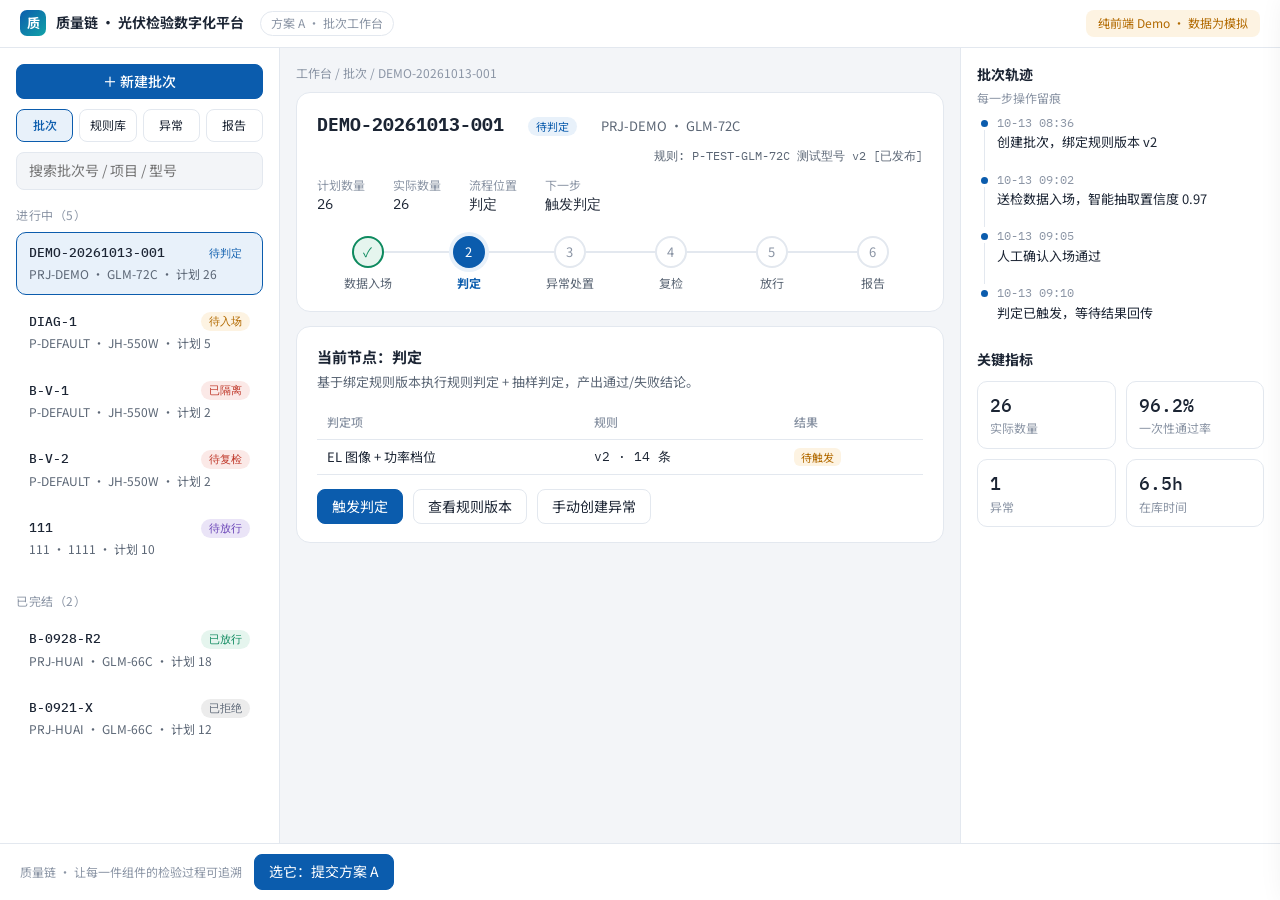
<file: design-demos/design-a-batch-workbench.html>
<!doctype html>
<html lang="zh-CN">
<head>
<meta charset="utf-8">
<meta name="viewport" content="width=device-width, initial-scale=1">
<title>方案A · 批次工作台 — 光伏检验数字化平台</title>
<link rel="preconnect" href="https://fonts.googleapis.com">
<link href="https://fonts.googleapis.com/css2?family=Noto+Sans+SC:wght@400;500;700&family=IBM+Plex+Mono:wght@400;500&display=swap" rel="stylesheet">
<style>
:root{
  --bg:#f3f5f8; --panel:#ffffff; --line:#e3e8ef; --ink:#1c2534; --ink2:#5b6675; --ink3:#8b95a5;
  --accent:#0b5cad; --accent-soft:#e8f1fa; --ok:#0e8a5f; --ok-soft:#e5f5ee;
  --warn:#b26a00; --warn-soft:#fdf3e2; --bad:#c0392b; --bad-soft:#fbe9e7;
  --mono:'IBM Plex Mono',ui-monospace,Consolas,monospace;
}
*{box-sizing:border-box;margin:0;padding:0}
body{font-family:'Noto Sans SC','PingFang SC','Microsoft YaHei',sans-serif;background:var(--bg);color:var(--ink);font-size:14px;line-height:1.55}
button{font:inherit;cursor:pointer;border:1px solid var(--line);background:#fff;border-radius:8px;padding:6px 14px;color:var(--ink)}
button:focus-visible{outline:2px solid var(--accent);outline-offset:2px}
.mono{font-family:var(--mono)}

/* ---- frame ---- */
.frame{display:grid;grid-template-rows:auto 1fr auto;height:100vh}
.topbar{display:flex;align-items:center;gap:16px;padding:10px 20px;background:#fff;border-bottom:1px solid var(--line)}
.brand{display:flex;align-items:center;gap:10px;font-weight:700}
.brand .logo{width:26px;height:26px;border-radius:7px;background:linear-gradient(135deg,#0b5cad,#12a3a8);display:grid;place-items:center;color:#fff;font-size:13px}
.topbar .env{font-size:12px;color:var(--ink3);border:1px solid var(--line);border-radius:99px;padding:2px 10px}
.demo-note{margin-left:auto;font-size:12px;color:var(--warn);background:var(--warn-soft);border-radius:8px;padding:4px 12px}

.body{display:grid;grid-template-columns:280px 1fr 320px;min-height:0}
.col{min-height:0;overflow:auto;padding:16px}

/* ---- 左列 ---- */
.left{border-right:1px solid var(--line);background:#fff}
.search{width:100%;border:1px solid var(--line);border-radius:8px;padding:7px 12px;font:inherit;background:var(--bg)}
.group-title{margin:16px 0 8px;font-size:12px;color:var(--ink3);letter-spacing:.05em}
.batch-item{width:100%;text-align:left;border:1px solid transparent;background:none;border-radius:10px;padding:10px 12px;margin-bottom:6px}
.batch-item:hover{background:var(--bg)}
.batch-item.on{border-color:var(--accent);background:var(--accent-soft)}
.batch-item .no{font-family:var(--mono);font-size:13px;font-weight:500;display:flex;justify-content:space-between;align-items:center}
.batch-item .meta{font-size:12px;color:var(--ink2);margin-top:2px}
.chip{display:inline-block;font-size:11px;border-radius:99px;padding:1px 8px;white-space:nowrap}
.st-pending_intake{background:var(--warn-soft);color:var(--warn)}
.st-pending_judge{background:#e8f1fa;color:var(--accent)}
.st-pending_release{background:#eae4f7;color:#6b46b8}
.st-isolated,.st-disposing,.st-pending_recheck{background:var(--bad-soft);color:var(--bad)}
.st-released{background:var(--ok-soft);color:var(--ok)}
.st-rejected{background:#ececec;color:var(--ink2)}
.st-archived{background:#ececec;color:var(--ink3)}

/* ---- 中栏 ---- */
.center{background:var(--bg)}
.crumb{font-size:12px;color:var(--ink3);margin-bottom:10px}
.card{background:var(--panel);border:1px solid var(--line);border-radius:14px;padding:18px 20px;margin-bottom:14px}
.bhead{display:flex;flex-wrap:wrap;gap:8px 24px;align-items:baseline}
.bhead h2{font-family:var(--mono);font-size:18px}
.bhead .muted{color:var(--ink2);font-size:13px}
.kv{display:flex;gap:28px;flex-wrap:wrap;margin-top:10px}
.kv .k{font-size:12px;color:var(--ink3)}
.kv .v{font-family:var(--mono);font-size:14px}

/* 流水线 */
.pipe{display:flex;align-items:flex-start;margin-top:20px;position:relative}
.pipe::before{content:'';position:absolute;top:15px;left:7%;right:7%;height:2px;background:var(--line)}
.stage{position:relative;flex:1;text-align:center;background:none;border:none;padding:0}
.stage .dot{width:32px;height:32px;border-radius:50%;margin:0 auto 6px;display:grid;place-items:center;background:#fff;border:2px solid var(--line);color:var(--ink3);position:relative;z-index:1;font-size:13px}
.stage.done .dot{border-color:var(--ok);background:var(--ok-soft);color:var(--ok)}
.stage.cur .dot{border-color:var(--accent);background:var(--accent);color:#fff;box-shadow:0 0 0 4px var(--accent-soft)}
.stage .lbl{font-size:12px;color:var(--ink2)}
.stage.cur .lbl{color:var(--accent);font-weight:700}
.stage:disabled{cursor:default}
.stage:not(:disabled):hover .lbl{color:var(--accent)}

/* 节点面板 */
.stage-panel h3{font-size:15px;margin-bottom:4px}
.stage-panel .desc{color:var(--ink2);font-size:13px;margin-bottom:14px}
.actions{display:flex;gap:10px;flex-wrap:wrap;margin-top:14px}
.primary{background:var(--accent);border-color:var(--accent);color:#fff}
.primary:hover{filter:brightness(1.08)}
.danger{background:#fff;border-color:var(--bad);color:var(--bad)}
table{width:100%;border-collapse:collapse;font-size:13px;margin-top:10px}
th,td{text-align:left;padding:7px 10px;border-bottom:1px solid var(--line)}
th{color:var(--ink3);font-weight:500;font-size:12px}
td.num{font-family:var(--mono)}
.muted{color:var(--ink3)}
.tag{font-size:11px;border-radius:6px;padding:1px 7px}
.tag-pass{background:var(--ok-soft);color:var(--ok)}
.tag-fail{background:var(--bad-soft);color:var(--bad)}
.tag-warn{background:var(--warn-soft);color:var(--warn)}

/* ---- 右栏 ---- */
.right{border-left:1px solid var(--line);background:#fff}
.tl{list-style:none;margin-top:6px}
.tl li{position:relative;padding:0 0 18px 20px}
.tl li::before{content:'';position:absolute;left:4px;top:6px;width:7px;height:7px;border-radius:50%;background:var(--accent)}
.tl li::after{content:'';position:absolute;left:7px;top:16px;bottom:0;width:1px;background:var(--line)}
.tl li:last-child::after{display:none}
.tl .t{font-size:12px;color:var(--ink3);font-family:var(--mono)}
.tl .e{font-size:13px}
.mini-kpi{display:grid;grid-template-columns:1fr 1fr;gap:10px;margin-top:10px}
.mini-kpi .box{border:1px solid var(--line);border-radius:10px;padding:10px 12px}
.mini-kpi .n{font-family:var(--mono);font-size:18px;font-weight:500}
.mini-kpi .l{font-size:12px;color:var(--ink3)}

/* 弹窗 */
.mask{position:fixed;inset:0;background:rgba(20,28,40,.35);display:none}
.drawer{position:fixed;top:0;right:-420px;width:400px;height:100vh;background:#fff;box-shadow:-8px 0 30px rgba(0,0,0,.12);transition:right .25s ease;display:flex;flex-direction:column}
.drawer.open{right:0}
.mask.on{display:block}
.drawer header{display:flex;justify-content:space-between;align-items:center;padding:16px 20px;border-bottom:1px solid var(--line);font-weight:700}
.drawer .bd{padding:16px 20px;overflow:auto}

.toast{position:fixed;bottom:24px;left:50%;transform:translateX(-50%) translateY(20px);background:#1c2534;color:#fff;border-radius:10px;padding:10px 20px;font-size:13px;opacity:0;transition:.25s;pointer-events:none}
.toast.on{opacity:1;transform:translateX(-50%)}
.modal{position:fixed;top:50%;left:50%;transform:translate(-50%,-46%) scale(.98);width:440px;max-width:92vw;background:#fff;border-radius:16px;box-shadow:0 20px 60px rgba(0,0,0,.25);padding:20px 22px;opacity:0;pointer-events:none;transition:.2s;z-index:11}
.modal.on{opacity:1;pointer-events:auto;transform:translate(-50%,-50%)}
.modal h3{font-size:16px;margin-bottom:14px}
.field{margin-bottom:12px}
.field label{display:block;font-size:12px;color:var(--ink3);margin-bottom:4px}
.field input,.field select,.field textarea{width:100%;border:1px solid var(--line);border-radius:8px;padding:8px 10px;font:inherit;box-sizing:border-box}
.newbtn{width:100%;background:var(--accent);border-color:var(--accent);color:#fff;font-weight:500;margin-bottom:10px}
.ltabs{display:flex;gap:6px;margin-bottom:10px}
.ltabs button{flex:1;padding:6px 0;font-size:12px;border-radius:8px;justify-content:center}
.ltabs button.on{background:var(--accent-soft);border-color:var(--accent);color:var(--accent);font-weight:500}

.footer{display:flex;gap:12px;align-items:center;padding:10px 20px;background:#fff;border-top:1px solid var(--line)}
@media(max-width:1100px){.body{grid-template-columns:240px 1fr}.right{display:none}}
@media(max-width:760px){.body{grid-template-columns:1fr}.left{display:none}}
</style>
</head>
<body>
<div class="frame">
  <div class="topbar">
    <div class="brand"><span class="logo">质</span>质量链 · 光伏检验数字化平台</div>
    <span class="env">方案 A · 批次工作台</span>
    <span class="demo-note">纯前端 Demo · 数据为模拟</span>
  </div>

  <div class="body">
    <!-- 左列：批次/规则库/异常/报告 -->
    <aside class="col left">
      <button class="newbtn" onclick="openNewBatch()">＋ 新建批次</button>
      <div class="ltabs">
        <button class="on" data-t="batch">批次</button>
        <button data-t="rules">规则库</button>
        <button data-t="incidents">异常</button>
        <button data-t="reports">报告</button>
      </div>
      <div id="batchPane">
        <input class="search" id="search" placeholder="搜索批次号 / 项目 / 型号" aria-label="搜索批次">
        <div class="group-title" id="gActive">进行中（0）</div>
        <div id="listActive"></div>
        <div class="group-title" id="gDone">已完结（0）</div>
        <div id="listDone"></div>
      </div>
      <div id="subPane" style="display:none"></div>
    </aside>

    <!-- 中栏 -->
    <main class="col center" id="main"></main>

    <!-- 右栏 -->
    <aside class="col right">
      <div style="font-weight:700;margin-bottom:4px">批次轨迹</div>
      <div style="font-size:12px;color:var(--ink3)">每一步操作留痕</div>
      <ul class="tl" id="timeline"></ul>
      <div style="font-weight:700;margin-top:8px">关键指标</div>
      <div class="mini-kpi" id="kpis"></div>
    </aside>
  </div>

  <div class="footer">
    <span style="font-size:12px;color:var(--ink3)">质量链 · 让每一件组件的检验过程可追溯</span>
  </div>
</div>

<div class="mask" id="mask"></div>
<aside class="drawer" id="drawer" aria-label="详情抽屉">
  <header><span id="drawerTitle">详情</span><button id="drawerClose" aria-label="关闭">✕</button></header>
  <div class="bd" id="drawerBody"></div>
</aside>
<div class="toast" id="toast" role="status"></div>

<script>
/* ============ 模拟数据 ============ */
const BATCHES=[
 {id:'b1',no:'DEMO-20261013-001',project:'PRJ-DEMO',model:'GLM-72C',planned:26,actual:26,rule:'P-TEST-GLM-72C 测试型号 v2 [已发布]',status:'pending_judge',
  events:[['10-13 08:36','创建批次，绑定规则版本 v2'],['10-13 09:02','送检数据入场，智能抽取置信度 0.97'],['10-13 09:05','人工确认入场通过'],['10-13 09:10','判定已触发，等待结果回传']],
  kpis:[['实际数量','26'],['一次性通过率','96.2%'],['异常','1'],['在库时间','6.5h']]},
 {id:'b2',no:'DIAG-1',project:'P-DEFAULT',model:'JH-550W',planned:5,actual:5,rule:'P-TEST-JH-550W 测试型号 v2 [已发布]',status:'pending_intake',
  events:[['10-13 17:49','创建批次，绑定规则版本 v2'],['10-13 17:50','送检数据已提交，等待人工确认']],
  kpis:[['实际数量','0'],['入场确认','待办'],['异常','0'],['在库时间','0.5h']]},
 {id:'b3',no:'B-V-1',project:'P-DEFAULT',model:'JH-550W',planned:2,actual:2,rule:'P-TEST-JH-550W 测试型号 v2 [已发布]',status:'isolated',
  events:[['10-13 09:32','创建批次'],['10-13 10:00','数据入场确认'],['10-13 10:15','判定完成：2 件规则失败'],['10-13 10:16','批次进入隔离，异常-0031 已创建'],['10-13 11:00','异常已指派责任人 王工，限期 48 小时']],
  kpis:[['实际数量','2'],['隔离数','2'],['异常','1'],['复检','未开始']]},
 {id:'b4',no:'B-V-2',project:'P-DEFAULT',model:'JH-550W',planned:2,actual:2,rule:'P-TEST-JH-550W 测试型号 v2 [已发布]',status:'pending_recheck',
  events:[['10-13 09:32','创建批次'],['10-13 10:00','数据入场确认'],['10-13 10:15','判定完成：1 件外观人工触发'],['10-13 10:40','隔离 + 指派 李工'],['10-13 14:20','整改措施已填报，措施确认，转入复检']],
  kpis:[['实际数量','2'],['待复检','1'],['整改措施','已确认'],['在库时间','11h']]},
 {id:'b5',no:'111',project:'111',model:'1111',planned:10,actual:10,rule:'P-TEST-JH-550W 测试型号 v2 [已发布]',status:'pending_release',
  events:[['10-13 18:36','创建批次'],['10-13 18:40','数据入场'],['10-13 18:42','判定完成：全部通过'],['10-13 18:45','转入待放行，等待放行断言 + 人工批准']],
  kpis:[['实际数量','10'],['通过率','100%'],['异常','0'],['待办','放行审批']]},
 {id:'b6',no:'B-0928-R2',project:'PRJ-HUAI',model:'GLM-66C',planned:18,actual:18,rule:'P-TEST-GLM-66C v1 [已发布]',status:'released',done:true,
  events:[['10-09 08:10','创建批次'],['10-09 09:00','入场 + 判定通过'],['10-09 15:30','放行断言通过，张三批准放行'],['10-09 15:40','报告-2026-0917 生成']],
  kpis:[['放行数','18'],['报告','已生成'],['异常','0'],['归档','待归档']]},
 {id:'b7',no:'B-0921-X',project:'PRJ-HUAI',model:'GLM-66C',planned:12,actual:12,rule:'P-TEST-GLM-66C v1 [已发布]',status:'rejected',done:true,
  events:[['10-02 10:00','创建批次'],['10-02 11:00','判定：3 件严重失败'],['10-03 09:00','复检未通过 → 整批拒绝'],['10-03 09:10','赵六执行人工拒绝，批次归档']],
  kpis:[['拒绝原因','复检未通过'],['异常','3'],['报告','已生成'],['归档','是']]},
];
const STAGES=['数据入场','判定','异常处置','复检','放行','报告'];
const STAGE_DESC=[
 '送检数据提交后由智能抽取服务识别，需人工确认或拒绝入场。',
 '基于绑定规则版本执行规则判定 + 抽样判定，产出通过/失败结论。',
 '失败批次进入隔离；异常需指派责任人、填报整改措施。',
 '对指定的复检范围（隔离组件）执行独立复检，通过后方可解除。',
 '放行断言校验（全部通过 + 抽样通过），需人工批准。',
 '生成放行/拒绝报告，批次归档留痕。'];
const STAGE_OF={pending_intake:0,pending_judge:1,isolated:2,disposing:2,pending_recheck:3,pending_release:4,released:5,rejected:5,archived:5};
const NEXT_LABEL={pending_intake:'确认入场',pending_judge:'触发判定',isolated:'指派责任人',disposing:'填报整改措施',pending_recheck:'创建复检记录',pending_release:'批准放行',released:'归档批次',rejected:'归档批次',archived:'—'};
const ST_CN={pending_intake:'待入场',pending_judge:'待判定',isolated:'已隔离',disposing:'处置中',pending_recheck:'待复检',pending_release:'待放行',released:'已放行',rejected:'已拒绝',archived:'已归档'};
const EL=id=>document.getElementById(id);
function h(tag,attrs,...kids){const e=document.createElement(tag);if(attrs)for(const[k,v]of Object.entries(attrs)){if(k==='class')e.className=v;else if(k==='text')e.textContent=v;else if(k.startsWith('on'))e.addEventListener(k.slice(2),v);else e.setAttribute(k,v)}
const add=c=>{if(c==null)return;if(Array.isArray(c)){c.forEach(add);return}e.append(c.nodeType?c:document.createTextNode(c))};kids.forEach(add);return e}
function chip(st){const s=h('span',{class:'chip st-'+st});s.textContent=ST_CN[st]||st;return s}
let cur=BATCHES[0];
function toast(msg){const t=EL('toast');t.textContent=msg;t.classList.add('on');clearTimeout(t._h);t._h=setTimeout(()=>t.classList.remove('on'),2200)}

/* ---- 左列表 ---- */
function renderList(){
 EL('listActive').replaceChildren();EL('listDone').replaceChildren();
 const q=EL('search').value.trim().toLowerCase();
 let na=0,nd=0;
 for(const b of BATCHES){
  if(q&&!(b.no+b.project+b.model).toLowerCase().includes(q))continue;
  const it=h('button',{class:'batch-item'+(b.id===cur.id?' on':''),onclick:()=>{cur=b;viewStage=null;render()}},
    h('div',{class:'no'},h('span',{text:b.no}),chip(b.status)),
    h('div',{class:'meta',text:b.project+' · '+b.model+' · 计划 '+b.planned}));
  (b.done?EL('listDone'):EL('listActive')).append(it);
  b.done?nd++:na++;
 }
 EL('gActive').textContent='进行中（'+na+'）';
 EL('gDone').textContent='已完结（'+nd+'）';
}

/* ---- 中间工作区 ---- */
let viewStage=null;
function renderMain(){
 const b=cur;const cs=STAGE_OF[b.status];
 if(viewStage==null)viewStage=cs;
 const stageBtns=STAGES.map((s,i)=>h('button',{class:'stage'+(i<viewStage?' done':'')+(i===viewStage?' cur':''),disabled:i>cs,onclick:()=>{viewStage=i;renderMain()}},
  h('div',{class:'dot',text:i<viewStage?'✓':String(i+1)}),h('div',{class:'lbl',text:s})));
 const main=EL('main');main.replaceChildren();
 main.append(h('div',{class:'crumb',text:'工作台 / 批次 / '+b.no}));
 main.append(h('div',{class:'card'},
  h('div',{class:'bhead'},h('h2',{text:b.no}),chip(b.status),h('span',{class:'muted',text:b.project+' · '+b.model}),
   h('span',{class:'muted mono',style:'margin-left:auto;font-size:12px',text:'规则: '+b.rule})),
  h('div',{class:'kv'},
   h('div',{},h('div',{class:'k',text:'计划数量'}),h('div',{class:'v',text:b.planned})),
   h('div',{},h('div',{class:'k',text:'实际数量'}),h('div',{class:'v',text:b.actual})),
   h('div',{},h('div',{class:'k',text:'流程位置'}),h('div',{class:'v',text:STAGES[cs]})),
   h('div',{},h('div',{class:'k',text:'下一步'}),h('div',{class:'v',text:NEXT_LABEL[b.status]}))),
  h('div',{class:'pipe'},stageBtns)));
 main.append(stagePanel(b,viewStage,cs));
}
function ab(label,cls){return h('button',{class:cls||'',onclick:()=>doAction(label)},label)}
function judgeRows(b){
 const R={'B-V-1':[['SN-0021','不合格','隐裂 EL'],['SN-0022','不合格','功率低于档位']],
  'B-V-2':[['SN-0031','不合格','外观划伤'],['SN-0032','合格','—']],
  'DEMO-20261013-001':[['SN-0301','合格','550.1W'],['SN-0302','合格','549.8W'],['SN-0303','不合格','功率低于档位']]};
 return R[b.no]||[['SN-0021','合格','功率 549.6W'],['SN-0022','合格','功率 550.2W']];
}
function hasFail(b){return judgeRows(b).some(r=>r[1]==='不合格')}
function stagePanel(b,st,cs){
 const locked=st!==cs||b.status==='archived';
 const tb=h('table');const acts=h('div',{class:'actions'});
 const row=(...c)=>tb.append(h('tr',{},c));
 const th=(...ts)=>tb.append(h('tr',{},ts.map(t=>h('th',{text:t}))));
 const wait=txt=>row(h('td',{class:'muted',text:txt}));
 if(st===0){
  th('送检任务','抽取置信度','状态');
  const w=b.status==='pending_intake';
  row(h('td',{class:'num',text:'送检-3091'}),h('td',{class:'num',text:'0.97'}),
   h('td',{},h('span',{class:'tag '+(w?'tag-warn':'tag-pass'),text:w?'待确认':'已确认'})));
  if(!locked&&w)acts.append(ab('确认入场','primary'),ab('查看送检原始数据'),ab('拒绝入场','danger'));
 }else if(st===1){
  if(cs<1)wait('未开始，等待数据入场。');
  else if(b.status==='pending_judge'){
   th('判定项','规则','结果');
   row(h('td',{text:'EL 图像 + 功率档位'}),h('td',{class:'num',text:'v2 · 14 条'}),h('td',{},h('span',{class:'tag tag-warn',text:'待触发'})));
   acts.append(ab('触发判定','primary'),ab('查看规则版本'),ab('手动创建异常'));
  }else{
   th('组件条码','判定','备注');
   judgeRows(b).forEach(r=>row(h('td',{class:'num',text:r[0]}),
    h('td',{},h('span',{class:'tag '+(r[1]==='合格'?'tag-pass':'tag-fail'),text:r[1]})),h('td',{text:r[2]})));
  }
 }else if(st===2){
  if(cs<2)wait('未触发，等待判定结果。');
  else{
   th('异常号','触发原因','严重度','状态','责任');
   const disp=b.status==='isolated'?'待指派':b.status==='disposing'?'整改措施填报中':b.status==='pending_recheck'?'整改措施已确认':'已闭环';
   row(h('td',{class:'num',text:'异常-0031'}),h('td',{text:'规则失败'}),
    h('td',{},h('span',{class:'tag '+(disp==='已闭环'?'tag-pass':'tag-fail'),text:'较严重'})),h('td',{text:disp}),h('td',{text:disp==='待指派'?'—':'王工 · 限期 48 小时'}));
   if(!locked&&b.status==='isolated')acts.append(ab('指派责任人','primary'));
   if(!locked&&b.status==='disposing')acts.append(ab('填报整改措施','primary'),ab('查看整改措施'));
  }
 }else if(st===3){
  if(cs<3)wait('未开始，等待异常处置完成。');
  else if(b.status==='pending_recheck'){
   th('复检记录','复检范围','进度');
   row(h('td',{class:'num',text:'待创建'}),h('td',{class:'num',text:'SN-0021~0024'}),h('td',{text:'0/4'}));
   if(!locked)acts.append(ab('创建复检记录','primary'),ab('录入复检结果'));
  }else if(cs>3){
   th('复检记录','复检范围','结果');
   row(h('td',{class:'num',text:'复检-1013'}),h('td',{class:'num',text:'SN-0021~0024'}),h('td',{},h('span',{class:'tag tag-pass',text:'4/4 合格'})));
  }else wait('待复检。');
 }else if(st===4){
  if(cs<4)wait('未开始，等待前置环节。');
  else if(b.status==='pending_release'){
   th('放行断言','结果','详情');
   row(h('td',{text:'全检通过'}),h('td',{},h('span',{class:'tag tag-pass',text:'通过'})),h('td',{class:'num',text:b.planned+'/'+b.planned}));
   row(h('td',{text:'抽检通过'}),h('td',{},h('span',{class:'tag tag-pass',text:'通过'})),h('td',{class:'num',text:'抽样 3/3'}));
   if(!locked)acts.append(ab('批准放行','primary'),ab('拒绝批次','danger'));
  }else if(b.status==='rejected'){
   row(h('td',{},h('span',{class:'tag tag-fail',text:'已拒绝'})),h('td',{text:'复检未通过 / 人工拒绝'}));
  }else if(cs>4){
   row(h('td',{},h('span',{class:'tag tag-pass',text:'准予放行'})),h('td',{text:'断言通过 + 人工批准'}));
  }
 }else{
  if(cs<5)wait('放行后生成报告。');
  else{
   th('报告','结论','签署','操作');
   row(h('td',{class:'num',text:'报告-2026-1013'}),
    h('td',{},h('span',{class:'tag '+(b.status==='rejected'?'tag-fail':'tag-pass'),text:b.status==='rejected'?'拒绝放行':'准予放行'})),
    h('td',{text:b.status==='rejected'?'赵六':'张三'}),
    h('td',{},h('button',{onclick:()=>doAction('查看报告')},h('span',{text:'查看'}))));
   if(!locked&&b.status!=='archived')acts.append(ab('归档批次','primary'));
  }
 }
 const wrap=h('div',{class:'card stage-panel'},
  h('h3',{text:(st===cs?'当前节点：':'历史节点：')+STAGES[st]}),
  h('div',{class:'desc',text:STAGE_DESC[st]}),tb);
 if(locked)wrap.append(h('div',{class:'actions'},h('button',{onclick:()=>{viewStage=cs;renderMain()},text:'返回当前节点'})));
 else wrap.append(acts);
 return wrap;
}
/* ---- 动作与状态机流转 ---- */
const now=()=>{const d=new Date();const p=n=>String(n).padStart(2,'0');return p(d.getMonth()+1)+'-'+p(d.getDate())+' '+p(d.getHours())+':'+p(d.getMinutes())};
function doAction(label){
 const b=cur;
 const go=(status,msg)=>{b.status=status;viewStage=STAGE_OF[status];b.events.push([now(),msg]);render();toast(msg)};
 switch(label){
  case '确认入场':go('pending_judge','送检数据入场确认通过，进入判定');break;
  case '拒绝入场':go('rejected','人工拒绝入场，批次关闭');break;
  case '触发判定':go(hasFail(b)?'isolated':'pending_release',hasFail(b)?'判定完成：存在不合格件，批次隔离并创建异常-0031':'判定完成：全部通过，转入待放行');break;
  case '查看规则版本':openDrawer('规则版本 v2','14 条判定条目 · 已发布 · 3 个批次在用');break;
  case '手动创建异常':toast('已创建异常（演示）');break;
  case '指派责任人':openModal('指派责任人 · 异常-0031',[{label:'责任人',type:'text',value:'王工'},{label:'处置期限（小时）',type:'select',options:['24','48','72']}],v=>go('disposing','异常-0031 已指派 '+v[0]+'，限期 '+v[1]+' 小时'));break;
  case '填报整改措施':openModal('填报整改措施 · 异常-0031',[{label:'整改措施描述',type:'textarea',value:'更换接线盒，并扩大抽检至同批次全部组件'}],()=>go('pending_recheck','整改措施已填报并确认，转入复检'));break;
  case '查看整改措施':openDrawer('整改措施','更换接线盒并扩大抽检 · 责任人：王工 · 限期 48 小时');break;
  case '创建复检记录':openModal('创建复检记录',[{label:'复检范围（组件条码）',type:'text',value:'SN-0021~0024'}],v=>go('pending_release','复检-1013 创建并通过 '+v[0]+'，转入待放行'));break;
  case '录入复检结果':go('pending_release','复检通过，转入待放行');break;
  case '批准放行':openModal('批准放行',[{label:'批准人',type:'text',value:'张三'}],v=>go('released',v[0]+' 批准放行，可生成报告并归档'));break;
  case '拒绝批次':go('rejected','人工拒绝放行，批次关闭');break;
  case '查看报告':openDrawer('报告-2026-1013','放行结论：'+(b.status==='rejected'?'拒绝放行':'准予放行')+' · 判定摘要 · 异常关闭记录 · 签署栏');break;
  case '归档批次':go('archived','批次归档，内容转为只读');break;
  case '查看送检原始数据':openDrawer('送检原始数据','入库组件条码明细 / 工单截图 / 抽取字段对照');break;
  default:toast(label+'（演示）');
 }
}
/* ---- 表单弹窗 ---- */
let modalEls=null;
function closeModal(){if(modalEls){modalEls.forEach(x=>x.remove());modalEls=null}}
function openModal(title,fields,onOk){
 const ov=h('div',{class:'mask on'});ov.onclick=e=>{if(e.target===ov)closeModal()};
 const box=h('div',{class:'modal on'});
 const inputs=[];
 box.append(h('h3',{text:title}));
 fields.forEach(f=>{
  let inp;
  if(f.type==='select'){inp=h('select');(f.options||[]).forEach(o=>inp.append(h('option',{text:o})))}
  else if(f.type==='textarea'){inp=h('textarea',{rows:'3'});inp.value=f.value||''}
  else{inp=h('input',{type:'text'});inp.value=f.value||''}
  inputs.push(inp);
  box.append(h('div',{class:'field'},h('label',{text:f.label}),inp));
 });
 box.append(h('div',{style:'display:flex;gap:10px;justify-content:flex-end;margin-top:6px'},
  h('button',{onclick:closeModal,text:'取消'}),
  h('button',{class:'primary',onclick:()=>{const vals=inputs.map(i=>i.value);closeModal();onOk(vals)},text:'确定'})));
 document.body.append(ov,box);modalEls=[ov,box];
}
function openNewBatch(){
 openModal('新建批次',[
  {label:'批次号',type:'text',value:'B-'+Math.floor(Math.random()*9000+1000)},
  {label:'项目',type:'text',value:'P-DEFAULT'},
  {label:'型号',type:'text',value:'JH-550W'},
  {label:'计划数量',type:'text',value:'10'},
  {label:'规则版本',type:'select',options:['P-TEST-JH-550W 测试型号 v2 [已发布]','P-TEST-GLM-72C 测试型号 v2 [已发布]','P-TEST-GLM-66C v1 [已发布]']}],
  v=>{const nb={id:'b'+Date.now(),no:v[0],project:v[1],model:v[2],planned:+v[3]||0,actual:0,rule:v[4],status:'pending_intake',
   events:[[now(),'创建批次，绑定规则 '+v[4]]],kpis:[['实际数量','0'],['入场确认','待办'],['异常','0'],['在库时间','0h']]};
   BATCHES.unshift(nb);cur=nb;viewStage=null;render();toast('批次 '+v[0]+' 已创建，进入数据入场节点')});
}

/* ---- 右栏 ---- */
function renderRight(){
 EL('timeline').replaceChildren();
 for(const[t,e]of cur.events)EL('timeline').append(h('li',{},h('div',{class:'t',text:t}),h('div',{class:'e',text:e})));
 EL('kpis').replaceChildren();
 for(const[l,n]of cur.kpis)EL('kpis').append(h('div',{class:'box'},h('div',{class:'n',text:n}),h('div',{class:'l',text:l})));
}

/* ---- 抽屉 ---- */
function openDrawer(title,body){
 EL('drawerTitle').textContent=title;EL('drawerBody').replaceChildren();
 for(const line of body.split(' · '))EL('drawerBody').append(h('p',{style:'margin-bottom:8px',text:line}));
 EL('drawer').classList.add('open');EL('mask').classList.add('on');
}
EL('drawerClose').onclick=()=>{EL('drawer').classList.remove('open');EL('mask').classList.remove('on')};
EL('mask').onclick=EL('drawerClose').onclick;
EL('search').addEventListener('input',renderList);

/* ---- 左列多视图：规则库 / 异常 / 报告 ---- */
const RULES=[
 {id:'P-TEST-JH-550W 测试型号 v2',ver:'v2',items:14,state:'已发布',used:'3 个批次在用'},
 {id:'P-TEST-GLM-72C 测试型号 v2',ver:'v2',items:14,state:'已发布',used:'1 个批次在用'},
 {id:'P-TEST-GLM-66C v1',ver:'v1',items:11,state:'已发布',used:'2 个批次在用'},
 {id:'P-TEST-JH-550W 测试型号 v3',ver:'v3',items:16,state:'草稿',used:'未发布'},
];
const INCIDENTS=[
 {id:'异常-0031',batch:'DEMO-20261013-001',sev:'较严重',cause:'规则失败',state:'处置中',owner:'王工 · 限期 48 小时'},
 {id:'异常-0028',batch:'B-0921-X',sev:'严重',cause:'抽样失败',state:'复检中',owner:'李工'},
 {id:'异常-0027',batch:'B-0921-X',sev:'较严重',cause:'规则失败',state:'已关闭',owner:'李工'},
];
const REPORTS=[
 {id:'报告-2026-0917',batch:'B-0928-R2',verdict:'准予放行',by:'张三',date:'10-09 15:40'},
 {id:'报告-2026-0902',batch:'B-0921-X',verdict:'拒绝放行',by:'赵六',date:'10-03 09:10'},
];
let ltab='batch';
document.querySelectorAll('.ltabs button').forEach(b=>b.addEventListener('click',()=>{
 ltab=b.dataset.t;
 document.querySelectorAll('.ltabs button').forEach(x=>x.classList.toggle('on',x===b));
 EL('batchPane').style.display=ltab==='batch'?'':'none';
 EL('subPane').style.display=ltab==='batch'?'none':'';
 renderSub();
}));
function subItem(title,meta,chipText,chipCls,onclick){
 return h('button',{class:'batch-item',onclick},
  h('div',{class:'no'},h('span',{text:title}),h('span',{class:'chip '+(chipCls||''),text:chipText})),
  h('div',{class:'meta',text:meta}));
}
function renderSub(){
 const pane=EL('subPane');pane.replaceChildren();
 if(ltab==='rules'){
  pane.append(h('div',{class:'group-title',text:'规则版本 · 点击查看判定条目'}));
  RULES.forEach(r=>pane.append(subItem(r.id,'版本 '+r.ver+' · '+r.items+' 条 · '+r.used,r.state,r.state==='已发布'?'st-released':'st-pending_intake',
   ()=>r.state==='草稿'
    ?openModal('发布规则版本',[{label:'规则版本',type:'text',value:r.id+' '+r.ver}],()=>{r.state='已发布';r.used='新发布';toast('「'+r.id+'」已发布');renderSub()})
    :openDrawer(r.id,'判定条目 '+r.items+' 条（节选）：EL 隐裂检测（阻断）· 功率档位匹配（阻断）· 外观缺陷分级（记录）· 绝缘性能（阻断）· 状态：'+r.state))));
 }else if(ltab==='incidents'){
  pane.append(h('div',{class:'group-title',text:'异常 · 点击定位批次'}));
  INCIDENTS.forEach(i=>pane.append(subItem(i.id,i.batch+' · '+i.cause+' · '+i.owner,i.state,i.state==='已关闭'?'st-released':'st-isolated',
   ()=>{const b=BATCHES.find(x=>x.no===i.batch);if(b){cur=b;viewStage=null;switchTab('batch');render();toast('已定位到批次 '+b.no)}else toast('该批次已归档（演示）')})));
 }else{
  pane.append(h('div',{class:'group-title',text:'报告 · 点击查看'}));
  REPORTS.forEach(r=>pane.append(subItem(r.id,r.batch+' · 签署 '+r.by+' · '+r.date,r.verdict,r.verdict==='准予放行'?'st-released':'st-rejected',
   ()=>openDrawer(r.id,'结论：'+r.verdict+' · 签署人：'+r.by+' · 生成时间：'+r.date+' · 含判定摘要与异常关闭记录'))));
 }
}
function switchTab(t){
 ltab=t;
 document.querySelectorAll('.ltabs button').forEach(x=>x.classList.toggle('on',x.dataset.t===t));
 EL('batchPane').style.display=t==='batch'?'':'none';
 EL('subPane').style.display=t==='batch'?'none':'';
 if(t!=='batch')renderSub();
}
function render(){
 if(ltab==='batch')renderList();else renderSub();
 renderMain();renderRight();
}
render();

/* ---- 提交选型 ---- */
window.submitToClaude=window.submitToClaude||function(payload){
 const txt=JSON.stringify(payload,null,2);
 if(navigator.clipboard&&navigator.clipboard.writeText){navigator.clipboard.writeText(txt).then(()=>toast('选型已复制到剪贴板，请粘贴回对话')).catch(()=>toast(txt))}
 else toast(txt);
};
const btn=h('button',{class:'primary',onclick:()=>submitToClaude({skill:'html-design-prototypes',kind:'design-selection',data:{design:'A 批次工作台',chosen:true},version:1})},'选它：提交方案 A');
document.querySelector('.footer').append(btn);
</script>
</body>
</html>
</file>
